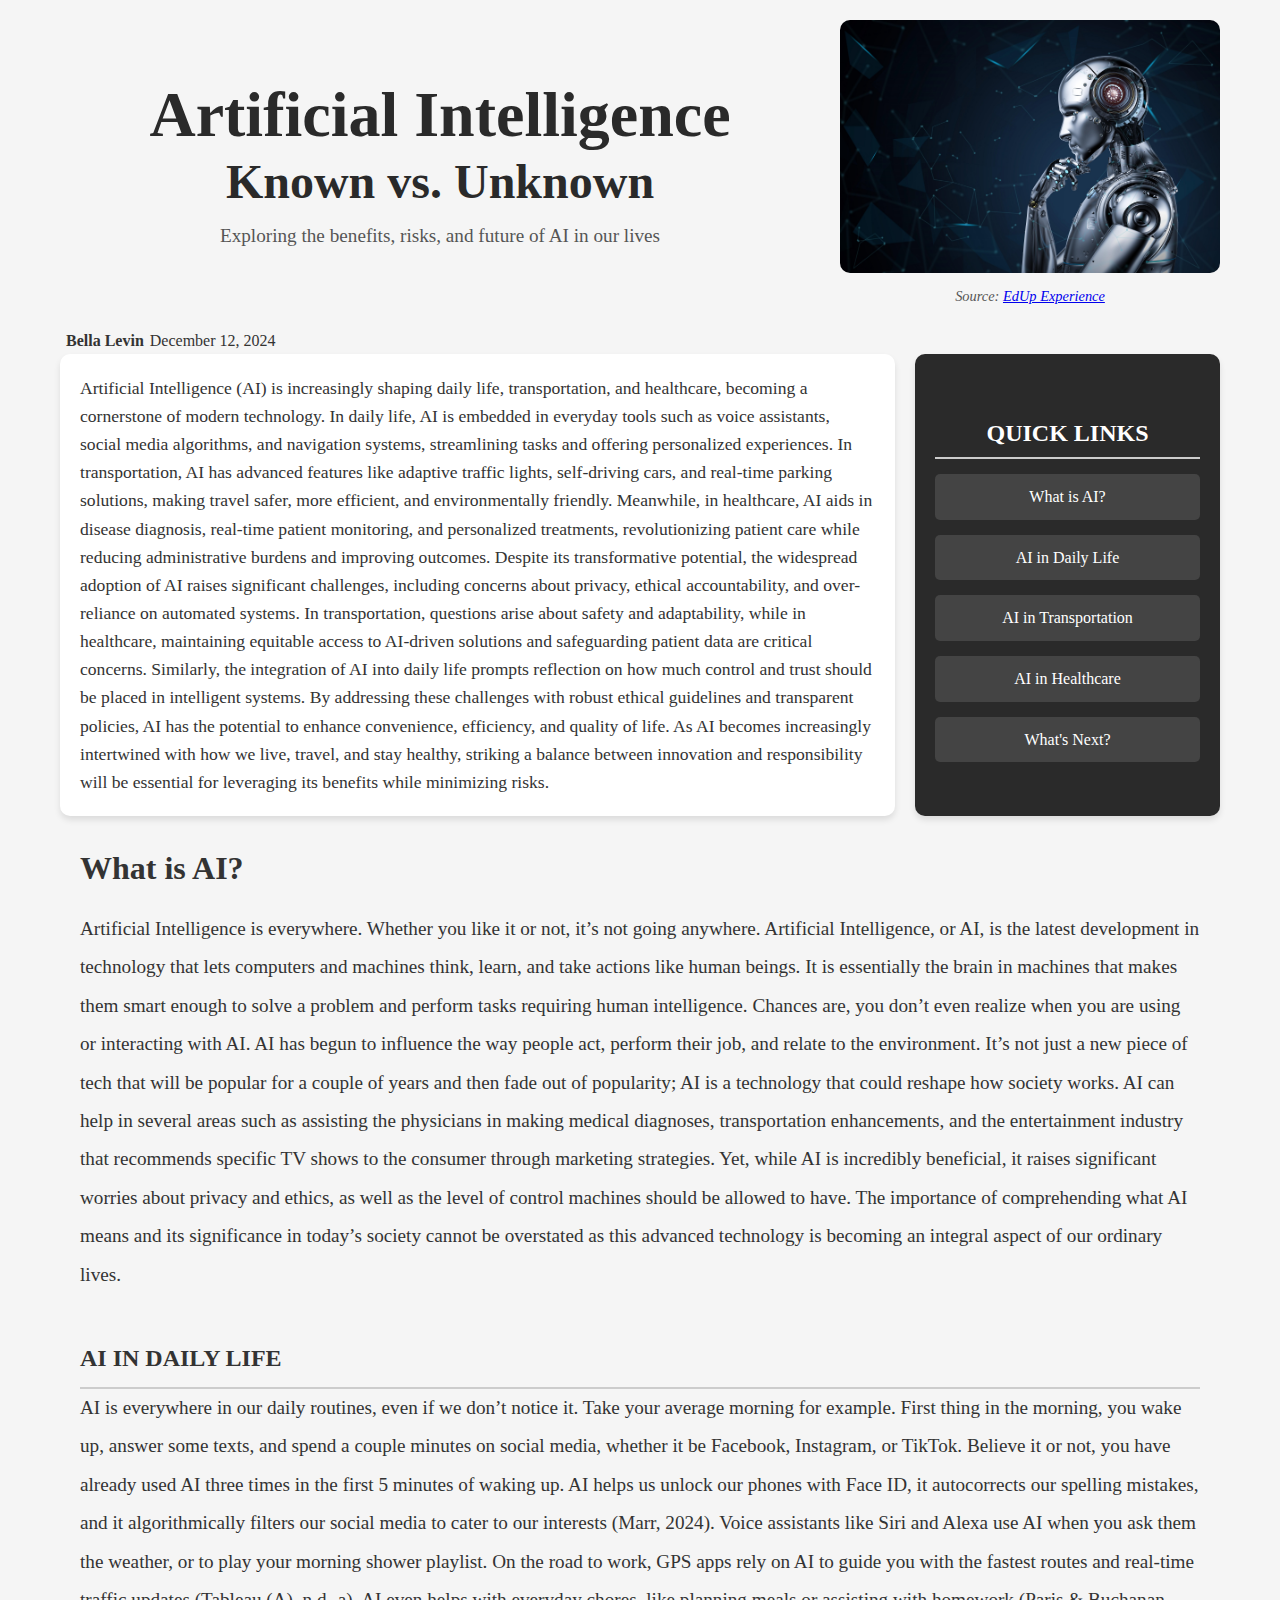
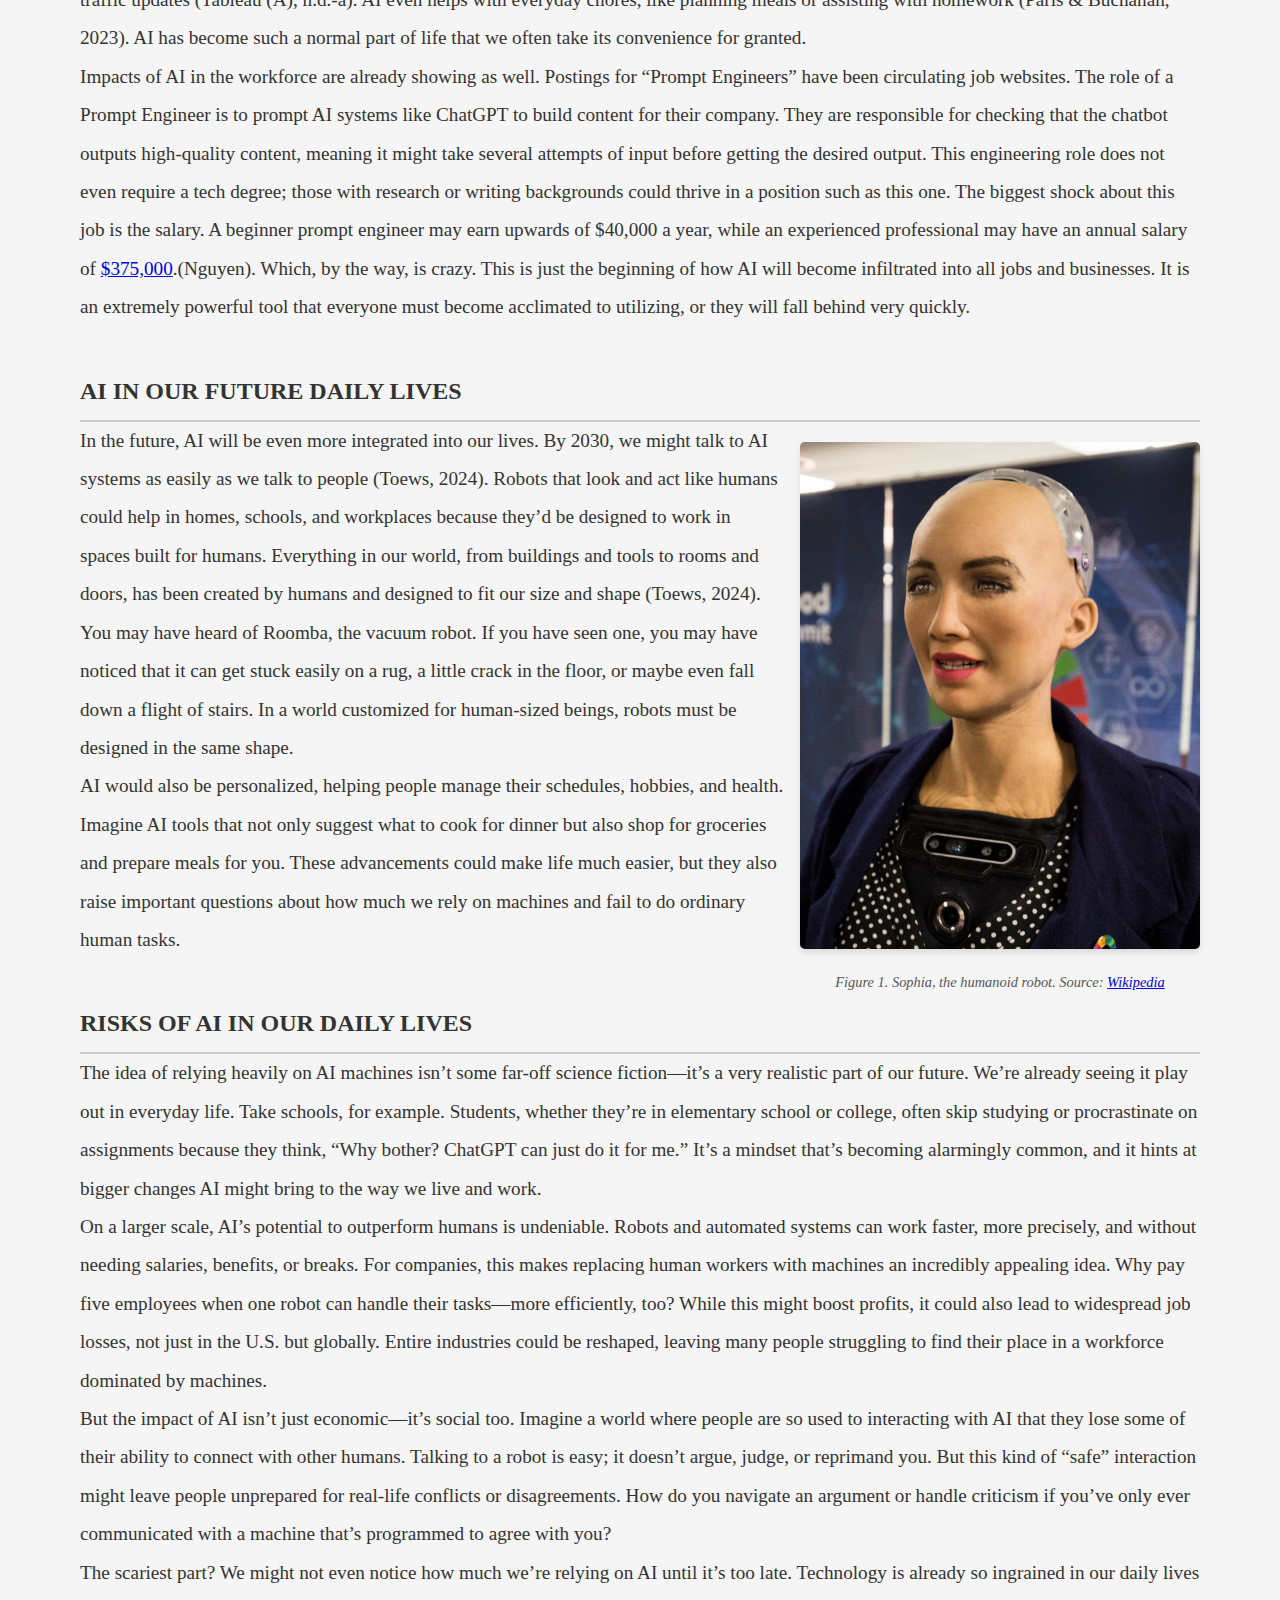
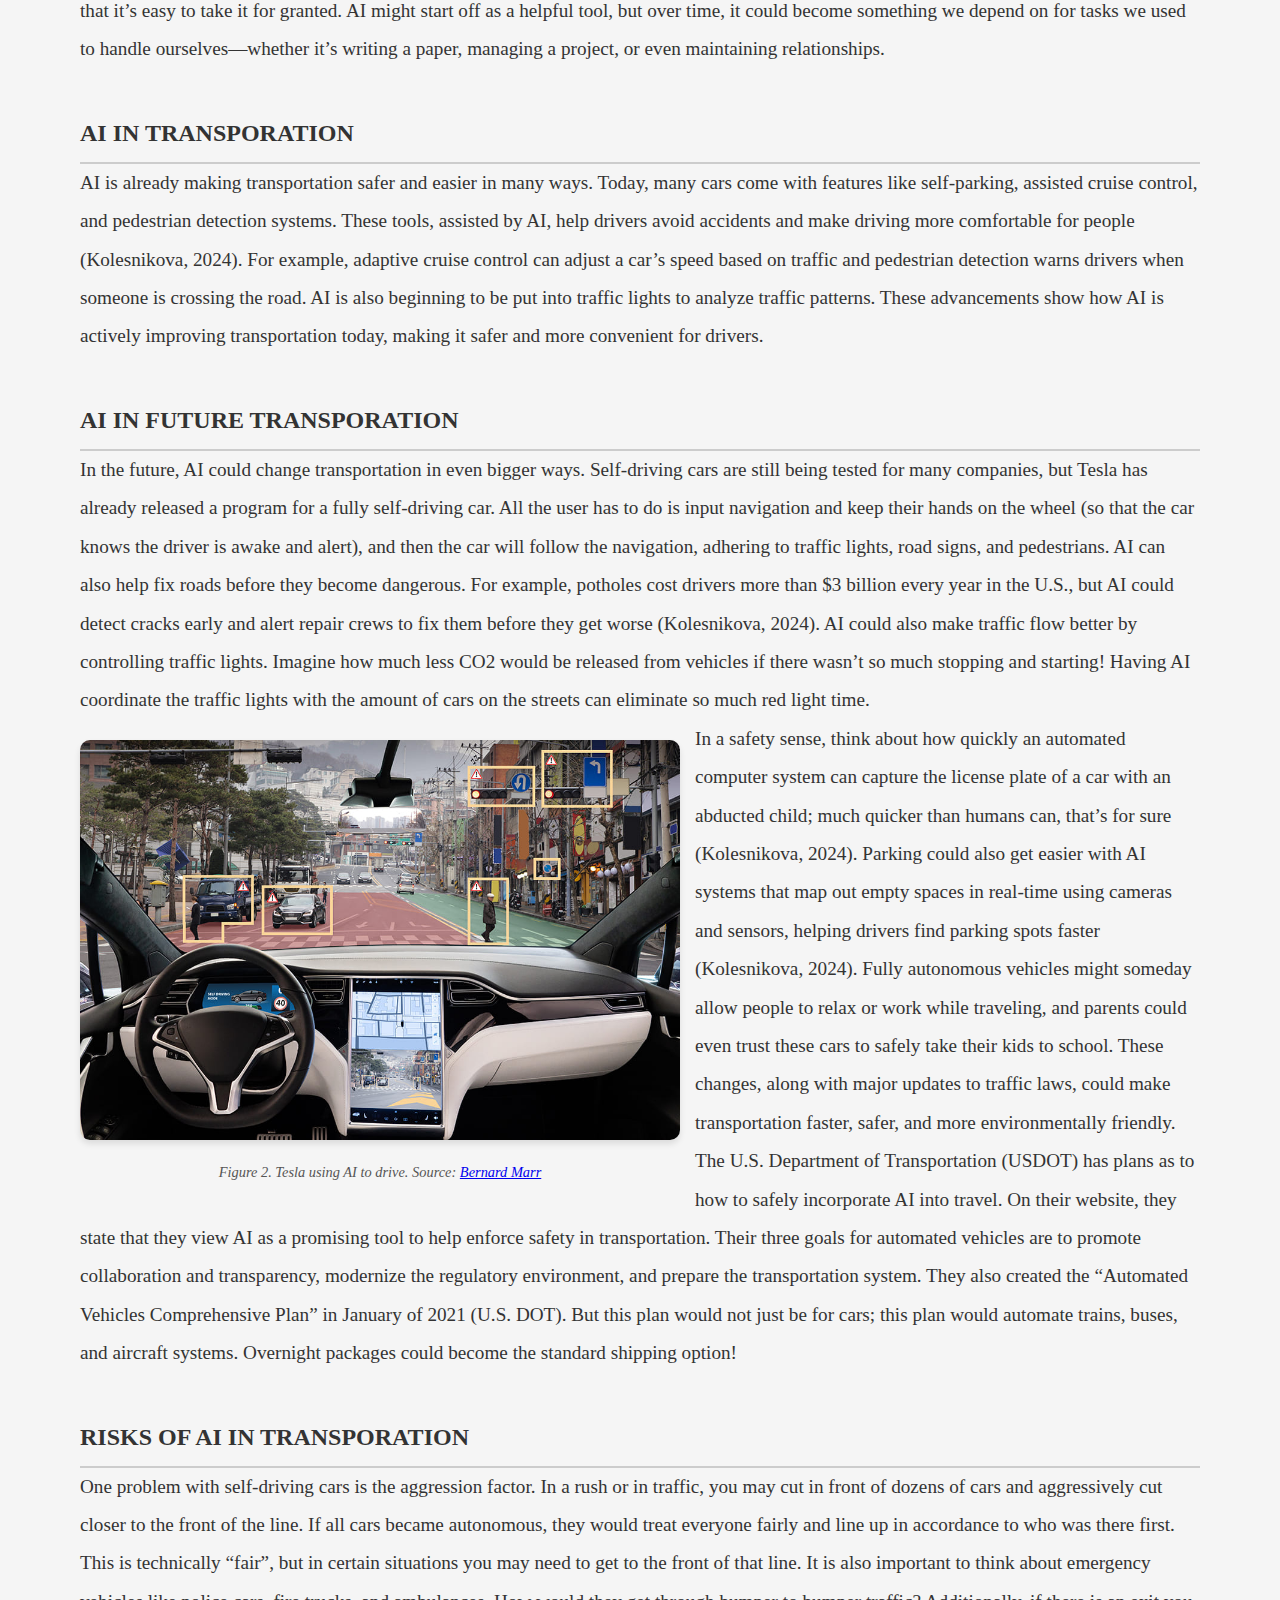
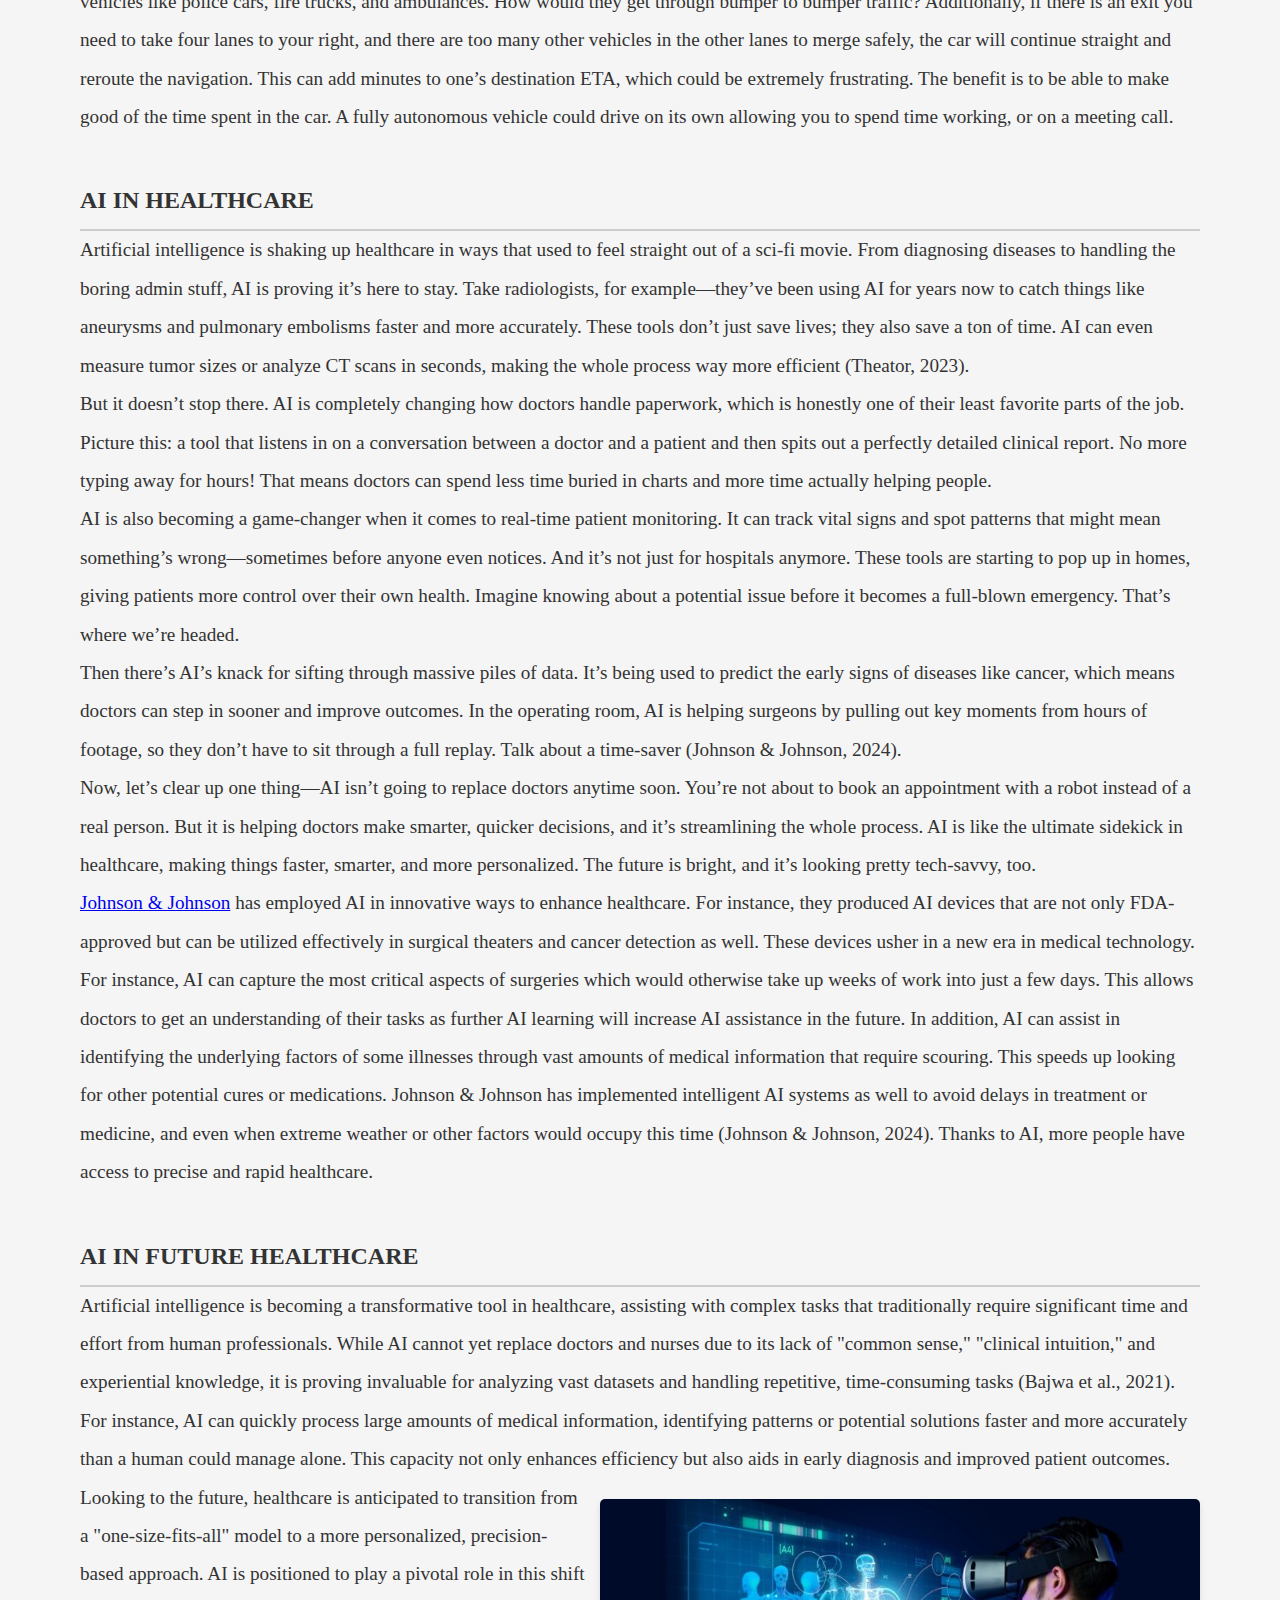
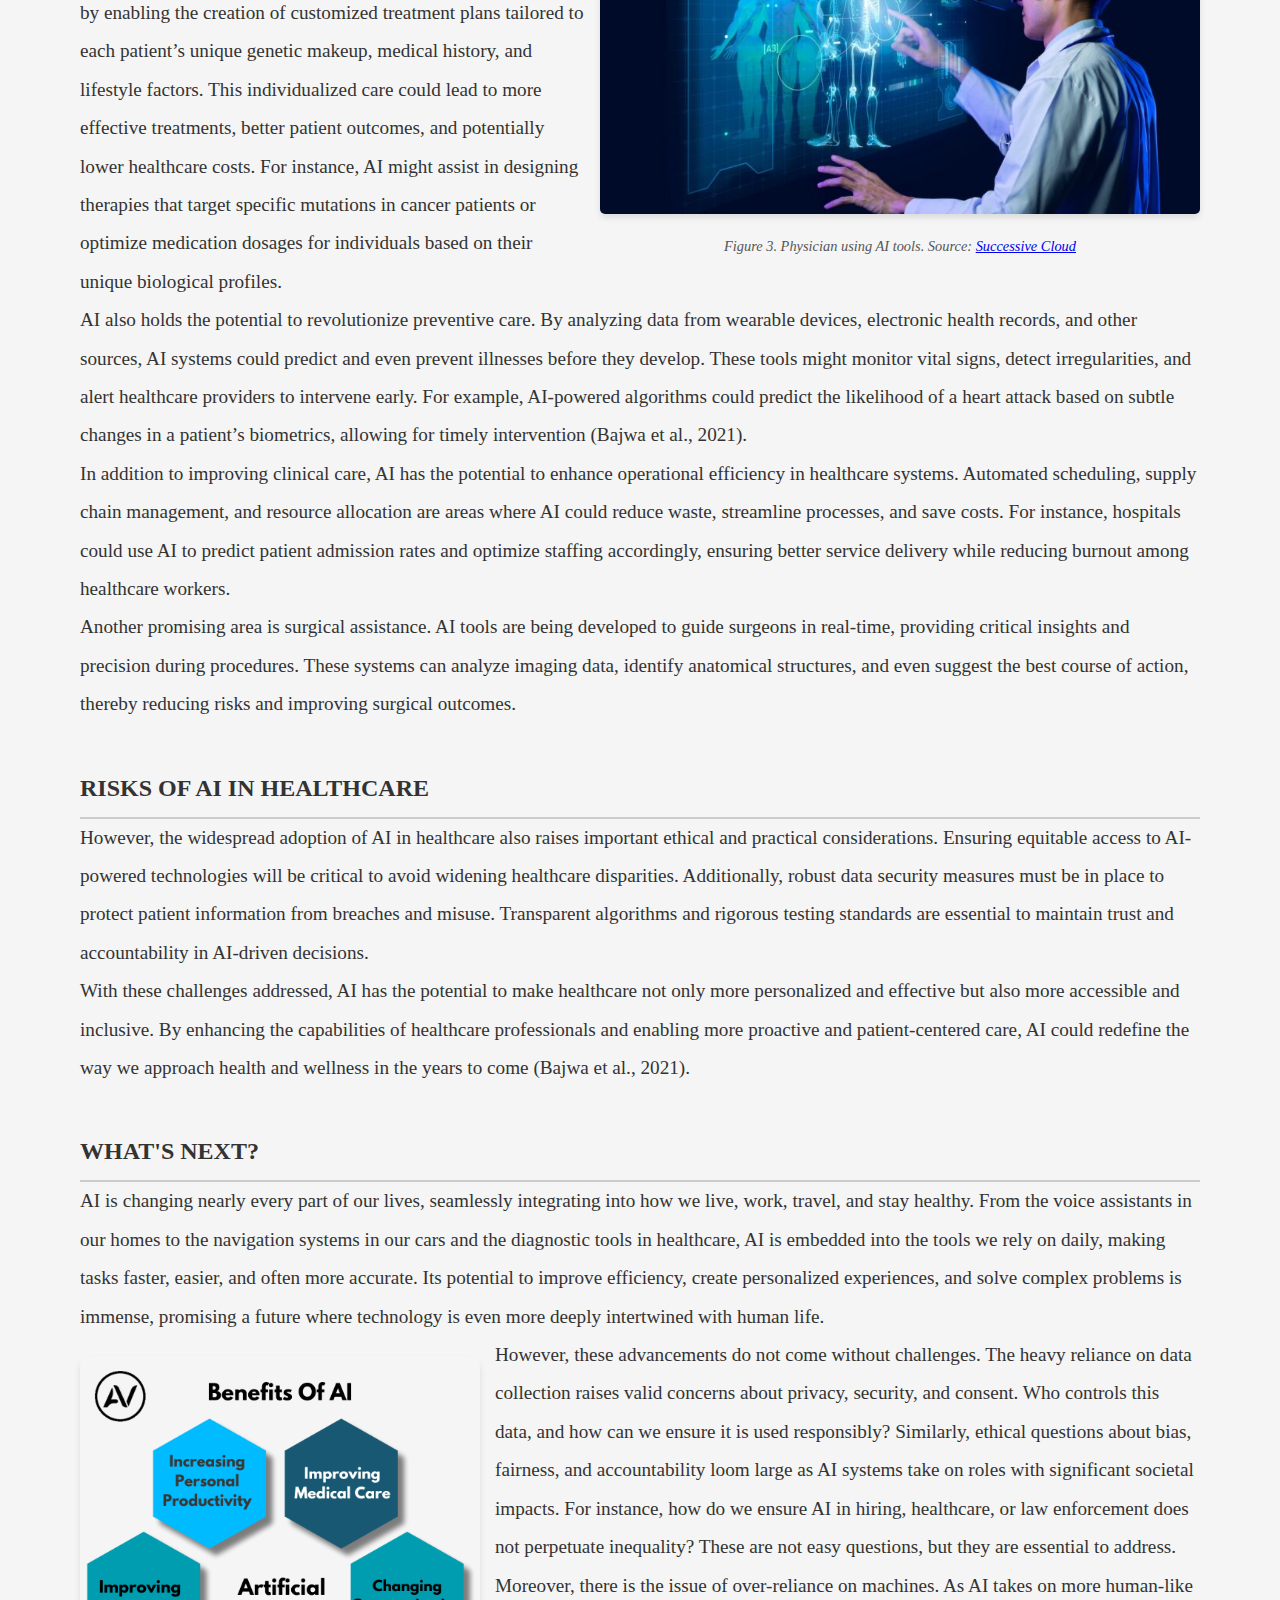
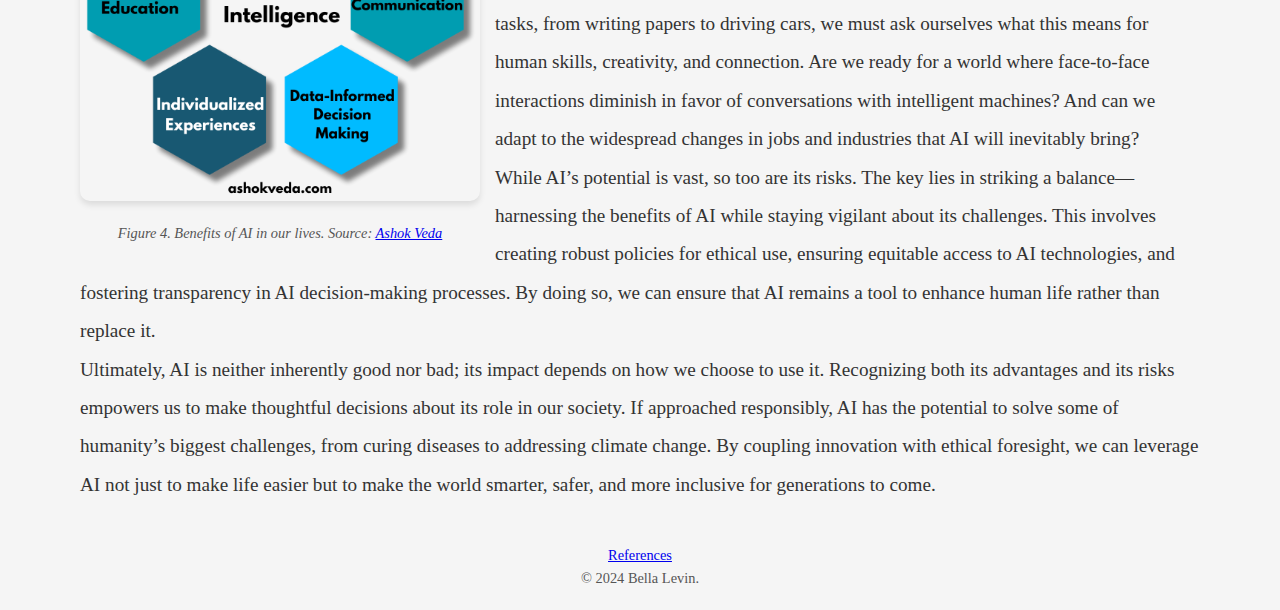
<file: index.html>
<!DOCTYPE html>
<html lang="en">
<head>
    <title>Tech Writing Final</title>
    <meta charset="UTF-8">
    <meta http-equiv="X-UA-Compatible" content="IE=edge">
    <meta name="viewport" content="width=device-width, initial-scale=1.0">
    <link rel="stylesheet" href="style.css">
</head>
<body>
    <div class="container">
        <div class="header-row">
            <div class="header">
                <h1>
                    Artificial Intelligence<span>Known vs. Unknown</span>
                </h1>
                <p class="subtitle">Exploring the benefits, risks, and future of AI in our lives</p>
            </div>
            <div class="feature-image">
                <div>
                    <img src="aipic.jpg" alt="Artificial Intelligence">
                    <p>Source: <a href="https://www.edupexperience.com/blog/Shifting-AI-Thinking-Judah-Taub/">EdUp Experience</a></p>
                </div>
            </div>
        </div>
        <div class="namedate">
            <p class="name">Bella Levin</p>
            <p> December 12, 2024</p>
        </div>

        <main class="content">
            <div class="first-row">
                <section class="abstract">
                    <div class="columns">
                        <p>Artificial Intelligence (AI) is increasingly shaping daily life, transportation, and healthcare, becoming a cornerstone of modern technology. In daily life, AI is embedded in everyday tools such as voice assistants, social media algorithms, and navigation systems, streamlining tasks and offering personalized experiences. In transportation, AI has advanced features like adaptive traffic lights, self-driving cars, and real-time parking solutions, making travel safer, more efficient, and environmentally friendly. Meanwhile, in healthcare, AI aids in disease diagnosis, real-time patient monitoring, and personalized treatments, revolutionizing patient care while reducing administrative burdens and improving outcomes. Despite its transformative potential, the widespread adoption of AI raises significant challenges, including concerns about privacy, ethical accountability, and over-reliance on automated systems. In transportation, questions arise about safety and adaptability, while in healthcare, maintaining equitable access to AI-driven solutions and safeguarding patient data are critical concerns. Similarly, the integration of AI into daily life prompts reflection on how much control and trust should be placed in intelligent systems. By addressing these challenges with robust ethical guidelines and transparent policies, AI has the potential to enhance convenience, efficiency, and quality of life. As AI becomes increasingly intertwined with how we live, travel, and stay healthy, striking a balance between innovation and responsibility will be essential for leveraging its benefits while minimizing risks.</p>
                    </div>
                </section>
                <aside class="sidebar">
                    <h2>Quick Links</h2>
                    <nav>
                        <ul>
                            <li><a href="#introduction">What is AI?</a></li>
                            <li><a href="#daily-life">AI in Daily Life</a></li>
                            <li><a href="#transportation">AI in Transportation</a></li>
                            <li><a href="#healthcare">AI in Healthcare</a></li>
                            <li><a href="#whats-next">What's Next?</a></li>
                        </ul>
                    </nav>
                </aside>
            </div>
            <section class="main-article">
                <p id="introduction">What is AI?</p>
                <div class="content">
                    <p>Artificial Intelligence is everywhere. Whether you like it or not, it’s not going anywhere. Artificial Intelligence, or AI, is the latest development in technology that lets computers and machines think, learn, and take actions like human beings. It is essentially the brain in machines that makes them smart enough to solve a problem and perform tasks requiring human intelligence. Chances are, you don’t even realize when you are using or interacting with AI. AI has begun to influence the way people act, perform their job, and relate to the environment. It’s not just a new piece of tech that will be popular for a couple of years and then fade out of popularity; AI is a technology that could reshape how society works. AI can help in several areas such as assisting the physicians in making medical diagnoses, transportation enhancements, and the entertainment industry that recommends specific TV shows to the consumer through marketing strategies. Yet, while AI is incredibly beneficial, it raises significant worries about privacy and ethics, as well as the level of control machines should be allowed to have. The importance of comprehending what AI means and its significance in today’s society cannot be overstated as this advanced technology is becoming an integral aspect of our ordinary lives.</p>
                    <div id="daily-life">
                        <h2>AI in Daily Life</h2>
                        <p>AI is everywhere in our daily routines, even if we don’t notice it. Take your average morning for example. First thing in the morning, you wake up, answer some texts, and spend a couple minutes on social media, whether it be Facebook, Instagram, or TikTok. Believe it or not, you have already used AI three times in the first 5 minutes of waking up. AI helps us unlock our phones with Face ID, it autocorrects our spelling mistakes, and it algorithmically filters our social media to cater to our interests (Marr, 2024). Voice assistants like Siri and Alexa use AI when you ask them the weather, or to play your morning shower playlist. On the road to work, GPS apps rely on AI to guide you with the fastest routes and real-time traffic updates (Tableau (A), n.d.-a). AI even helps with everyday chores, like planning meals or assisting with homework (Paris &amp; Buchanan, 2023). AI has become such a normal part of life that we often take its convenience for granted.</p>
                        <p>Impacts of AI in the workforce are already showing as well. Postings for “Prompt Engineers” have been circulating job websites. The role of a Prompt Engineer is to prompt AI systems like ChatGPT to build content for their company. They are responsible for checking that the chatbot outputs high-quality content, meaning it might take several attempts of input before getting the desired output. This engineering role does not even require a tech degree; those with research or writing backgrounds could thrive in a position such as this one. The biggest shock about this job is the salary. A beginner prompt engineer may earn upwards of $40,000 a year, while an experienced professional may have an annual salary of <a href="https://www.businessinsider.com/ai-prompt-engineer-jobs-pay-salary-requirements-no-tech-background-2023-3">$375,000</a>.(Nguyen). Which, by the way, is crazy. This is just the beginning of how AI will become infiltrated into all jobs and businesses. It is an extremely powerful tool that everyone must become acclimated to utilizing, or they will fall behind very quickly.</p>
                        <h2>AI in Our Future Daily Lives</h2>
                        <div class="wrapped-image2">
                            <img src="image2.jpg" alt="Sophia robot">
                            <p>Figure 1. Sophia, the humanoid robot. Source: <a href="https://en.wikipedia.org/wiki/Sophia_%28robot%29">Wikipedia</a></p>
                        </div>
                        <p>In the future, AI will be even more integrated into our lives. By 2030, we might talk to AI systems as easily as we talk to people (Toews, 2024). Robots that look and act like humans could help in homes, schools, and workplaces because they’d be designed to work in spaces built for humans. Everything in our world, from buildings and tools to rooms and doors, has been created by humans and designed to fit our size and shape (Toews, 2024). You may have heard of Roomba, the vacuum robot. If you have seen one, you may have noticed that it can get stuck easily on a rug, a little crack in the floor, or maybe even fall down a flight of stairs. In a world customized for human-sized beings, robots must be designed in the same shape.</p>
                        <p>AI would also be personalized, helping people manage their schedules, hobbies, and health. Imagine AI tools that not only suggest what to cook for dinner but also shop for groceries and prepare meals for you. These advancements could make life much easier, but they also raise important questions about how much we rely on machines and fail to do ordinary human tasks.</p>
                        <h2>Risks of AI in Our Daily Lives</h2>
                        <p>The idea of relying heavily on AI machines isn’t some far-off science fiction—it’s a very realistic part of our future. We’re already seeing it play out in everyday life. Take schools, for example. Students, whether they’re in elementary school or college, often skip studying or procrastinate on assignments because they think, “Why bother? ChatGPT can just do it for me.” It’s a mindset that’s becoming alarmingly common, and it hints at bigger changes AI might bring to the way we live and work.</p>
                        <p>On a larger scale, AI’s potential to outperform humans is undeniable. Robots and automated systems can work faster, more precisely, and without needing salaries, benefits, or breaks. For companies, this makes replacing human workers with machines an incredibly appealing idea. Why pay five employees when one robot can handle their tasks—more efficiently, too? While this might boost profits, it could also lead to widespread job losses, not just in the U.S. but globally. Entire industries could be reshaped, leaving many people struggling to find their place in a workforce dominated by machines.</p>
                        <p>But the impact of AI isn’t just economic—it’s social too. Imagine a world where people are so used to interacting with AI that they lose some of their ability to connect with other humans. Talking to a robot is easy; it doesn’t argue, judge, or reprimand you. But this kind of “safe” interaction might leave people unprepared for real-life conflicts or disagreements. How do you navigate an argument or handle criticism if you’ve only ever communicated with a machine that’s programmed to agree with you?</p>
                        <p>The scariest part? We might not even notice how much we’re relying on AI until it’s too late. Technology is already so ingrained in our daily lives that it’s easy to take it for granted. AI might start off as a helpful tool, but over time, it could become something we depend on for tasks we used to handle ourselves—whether it’s writing a paper, managing a project, or even maintaining relationships.</p>
                    </div>
                    <div id="transportation">
                        <h2>AI in Transporation</h2>
                        <p>AI is already making transportation safer and easier in many ways. Today, many cars come with features like self-parking, assisted cruise control, and pedestrian detection systems. These tools, assisted by AI, help drivers avoid accidents and make driving more comfortable for people (Kolesnikova, 2024). For example, adaptive cruise control can adjust a car’s speed based on traffic and pedestrian detection warns drivers when someone is crossing the road. AI is also beginning to be put into traffic lights to analyze traffic patterns. These advancements show how AI is actively improving transportation today, making it safer and more convenient for drivers.</p>
                        <h2>AI in Future Transporation</h2>
                        <p>In the future, AI could change transportation in even bigger ways. Self-driving cars are still being tested for many companies, but Tesla has already released a program for a fully self-driving car. All the user has to do is input navigation and keep their hands on the wheel (so that the car knows the driver is awake and alert), and then the car will follow the navigation, adhering to traffic lights, road signs, and pedestrians. AI can also help fix roads before they become dangerous. For example, potholes cost drivers more than $3 billion every year in the U.S., but AI could detect cracks early and alert repair crews to fix them before they get worse (Kolesnikova, 2024). AI could also make traffic flow better by controlling traffic lights. Imagine how much less CO2 would be released from vehicles if there wasn’t so much stopping and starting! Having AI coordinate the traffic lights with the amount of cars on the streets can eliminate so much red light time.</p>
                        <div class="wrapped-image1">
                            <img src="image3.jpg" alt="Tesla">
                            <p>Figure 2. Tesla using AI to drive. Source: <a href="https://bernardmarr.com/how-tesla-is-using-artificial-intelligence-to-create-the-autonomous-cars-of-the-future/">Bernard Marr</a></p>
                        </div>
                        <p>In a safety sense, think about how quickly an automated computer system can capture the license plate of a car with an abducted child; much quicker than humans can, that’s for sure (Kolesnikova, 2024). Parking could also get easier with AI systems that map out empty spaces in real-time using cameras and sensors, helping drivers find parking spots faster (Kolesnikova, 2024). Fully autonomous vehicles might someday allow people to relax or work while traveling, and parents could even trust these cars to safely take their kids to school. These changes, along with major updates to traffic laws, could make transportation faster, safer, and more environmentally friendly.</p>
                        <p>The U.S. Department of Transportation (USDOT) has plans as to how to safely incorporate AI into travel. On their website, they state that they view AI as a promising tool to help enforce safety in transportation. Their three goals for automated vehicles are to promote collaboration and transparency, modernize the regulatory environment, and prepare the transportation system. They also created the “Automated Vehicles Comprehensive Plan” in January of 2021 (U.S. DOT). But this plan would not just be for cars; this plan would automate trains, buses, and aircraft systems. Overnight packages could become the standard shipping option!</p>
                        <h2>Risks of AI in Transporation</h2>
                        <p>One problem with self-driving cars is the aggression factor. In a rush or in traffic, you may cut in front of dozens of cars and aggressively cut closer to the front of the line. If all cars became autonomous, they would treat everyone fairly and line up in accordance to who was there first. This is technically “fair”, but in certain situations you may need to get to the front of that line. It is also important to think about emergency vehicles like police cars, fire trucks, and ambulances. How would they get through bumper to bumper traffic? Additionally, if there is an exit you need to take four lanes to your right, and there are too many other vehicles in the other lanes to merge safely, the car will continue straight and reroute the navigation. This can add minutes to one’s destination ETA, which could be extremely frustrating. The benefit is to be able to make good of the time spent in the car. A fully autonomous vehicle could drive on its own allowing you to spend time working, or on a meeting call.</p>
                    </div>
                    <div id="healthcare">
                        <h2>AI in Healthcare</h2>
                        <p>Artificial intelligence is shaking up healthcare in ways that used to feel straight out of a sci-fi movie. From diagnosing diseases to handling the boring admin stuff, AI is proving it’s here to stay. Take radiologists, for example—they’ve been using AI for years now to catch things like aneurysms and pulmonary embolisms faster and more accurately. These tools don’t just save lives; they also save a ton of time. AI can even measure tumor sizes or analyze CT scans in seconds, making the whole process way more efficient (Theator, 2023).</p>
                        <p>But it doesn’t stop there. AI is completely changing how doctors handle paperwork, which is honestly one of their least favorite parts of the job. Picture this: a tool that listens in on a conversation between a doctor and a patient and then spits out a perfectly detailed clinical report. No more typing away for hours! That means doctors can spend less time buried in charts and more time actually helping people.</p>
                        <p>AI is also becoming a game-changer when it comes to real-time patient monitoring. It can track vital signs and spot patterns that might mean something’s wrong—sometimes before anyone even notices. And it’s not just for hospitals anymore. These tools are starting to pop up in homes, giving patients more control over their own health. Imagine knowing about a potential issue before it becomes a full-blown emergency. That’s where we’re headed.</p>
                        <p>Then there’s AI’s knack for sifting through massive piles of data. It’s being used to predict the early signs of diseases like cancer, which means doctors can step in sooner and improve outcomes. In the operating room, AI is helping surgeons by pulling out key moments from hours of footage, so they don’t have to sit through a full replay. Talk about a time-saver (Johnson &amp; Johnson, 2024).</p>
                        <p>Now, let’s clear up one thing—AI isn’t going to replace doctors anytime soon. You’re not about to book an appointment with a robot instead of a real person. But it is helping doctors make smarter, quicker decisions, and it’s streamlining the whole process. AI is like the ultimate sidekick in healthcare, making things faster, smarter, and more personalized. The future is bright, and it’s looking pretty tech-savvy, too.</p>
                        <p><a href="https://www.jnj.com/innovation/artificial-intelligence-in-healthcare?&utm_source=google&utm_medium=cpc&utm_campaign=GO-USA-ENG-PS-Corporate+Equity-GP-EX-RN-NB_STORIES_ARTIFICIAL+INTELLIGENCE&utm_content=AI+-+Healthcare&utm_term=ai+use+in+healthcare&gad_source=1&gclid=Cj0KCQiA0fu5BhDQARIsAMXUBOJqxnvQlDmbbYNl3N28EH_U03L3vxK-lkyId2HYYVtDBCgpQ0KBf64aAkOREALw_wcB&gclsrc=aw.ds">Johnson &amp; Johnson</a> has employed AI in innovative ways to enhance healthcare. For instance, they produced AI devices that are not only FDA-approved but can be utilized effectively in surgical theaters and cancer detection as well. These devices usher in a new era in medical technology. For instance, AI can capture the most critical aspects of surgeries which would otherwise take up weeks of work into just a few days. This allows doctors to get an understanding of their tasks as further AI learning will increase AI assistance in the future. In addition, AI can assist in identifying the underlying factors of some illnesses through vast amounts of medical information that require scouring. This speeds up looking for other potential cures or medications. Johnson &amp; Johnson has implemented intelligent AI systems as well to avoid delays in treatment or medicine, and even when extreme weather or other factors would occupy this time (Johnson &amp; Johnson, 2024). Thanks to AI, more people have access to precise and rapid healthcare.</p>
                        <h2>AI in Future Healthcare</h2>
                        <p>Artificial intelligence is becoming a transformative tool in healthcare, assisting with complex tasks that traditionally require significant time and effort from human professionals. While AI cannot yet replace doctors and nurses due to its lack of "common sense," "clinical intuition," and experiential knowledge, it is proving invaluable for analyzing vast datasets and handling repetitive, time-consuming tasks (Bajwa et al., 2021). For instance, AI can quickly process large amounts of medical information, identifying patterns or potential solutions faster and more accurately than a human could manage alone. This capacity not only enhances efficiency but also aids in early diagnosis and improved patient outcomes.</p>
                        <div class="wrapped-image3">
                            <img src="image4.jpg" alt="Doctor">
                            <p>Figure 3. Physician using AI tools. Source: <a href="https://successive.cloud/artificial-intelligence-in-healthcare/">Successive Cloud</a></p>
                        </div>
                        <p>Looking to the future, healthcare is anticipated to transition from a "one-size-fits-all" model to a more personalized, precision-based approach. AI is positioned to play a pivotal role in this shift by enabling the creation of customized treatment plans tailored to each patient’s unique genetic makeup, medical history, and lifestyle factors. This individualized care could lead to more effective treatments, better patient outcomes, and potentially lower healthcare costs. For instance, AI might assist in designing therapies that target specific mutations in cancer patients or optimize medication dosages for individuals based on their unique biological profiles.</p>
                        <p>AI also holds the potential to revolutionize preventive care. By analyzing data from wearable devices, electronic health records, and other sources, AI systems could predict and even prevent illnesses before they develop. These tools might monitor vital signs, detect irregularities, and alert healthcare providers to intervene early. For example, AI-powered algorithms could predict the likelihood of a heart attack based on subtle changes in a patient’s biometrics, allowing for timely intervention (Bajwa et al., 2021).</p>
                        <p>In addition to improving clinical care, AI has the potential to enhance operational efficiency in healthcare systems. Automated scheduling, supply chain management, and resource allocation are areas where AI could reduce waste, streamline processes, and save costs. For instance, hospitals could use AI to predict patient admission rates and optimize staffing accordingly, ensuring better service delivery while reducing burnout among healthcare workers.</p>
                        <p>Another promising area is surgical assistance. AI tools are being developed to guide surgeons in real-time, providing critical insights and precision during procedures. These systems can analyze imaging data, identify anatomical structures, and even suggest the best course of action, thereby reducing risks and improving surgical outcomes.</p>
                        <h2>Risks of AI in Healthcare</h2>
                        <p>However, the widespread adoption of AI in healthcare also raises important ethical and practical considerations. Ensuring equitable access to AI-powered technologies will be critical to avoid widening healthcare disparities. Additionally, robust data security measures must be in place to protect patient information from breaches and misuse. Transparent algorithms and rigorous testing standards are essential to maintain trust and accountability in AI-driven decisions.</p>
                        <p>With these challenges addressed, AI has the potential to make healthcare not only more personalized and effective but also more accessible and inclusive. By enhancing the capabilities of healthcare professionals and enabling more proactive and patient-centered care, AI could redefine the way we approach health and wellness in the years to come (Bajwa et al., 2021).</p>
                    </div>
                    <div id="whats-next">
                        <h2>What's Next?</h2>
                        <p>AI is changing nearly every part of our lives, seamlessly integrating into how we live, work, travel, and stay healthy. From the voice assistants in our homes to the navigation systems in our cars and the diagnostic tools in healthcare, AI is embedded into the tools we rely on daily, making tasks faster, easier, and often more accurate. Its potential to improve efficiency, create personalized experiences, and solve complex problems is immense, promising a future where technology is even more deeply intertwined with human life.</p>
                        <div class="wrapped-image4">
                            <img src="image1.png" alt="Image depicting AI in action">
                            <p>Figure 4. Benefits of AI in our lives. Source: <a href="https://ashokveda.com/why-we-need-artificial-intelligence-in-everyday-life">Ashok Veda</a></p>
                        </div>
                        <p>However, these advancements do not come without challenges. The heavy reliance on data collection raises valid concerns about privacy, security, and consent. Who controls this data, and how can we ensure it is used responsibly? Similarly, ethical questions about bias, fairness, and accountability loom large as AI systems take on roles with significant societal impacts. For instance, how do we ensure AI in hiring, healthcare, or law enforcement does not perpetuate inequality? These are not easy questions, but they are essential to address.</p>
                        <p>Moreover, there is the issue of over-reliance on machines. As AI takes on more human-like tasks, from writing papers to driving cars, we must ask ourselves what this means for human skills, creativity, and connection. Are we ready for a world where face-to-face interactions diminish in favor of conversations with intelligent machines? And can we adapt to the widespread changes in jobs and industries that AI will inevitably bring?</p>
                        <p>While AI’s potential is vast, so too are its risks. The key lies in striking a balance—harnessing the benefits of AI while staying vigilant about its challenges. This involves creating robust policies for ethical use, ensuring equitable access to AI technologies, and fostering transparency in AI decision-making processes. By doing so, we can ensure that AI remains a tool to enhance human life rather than replace it.</p>
                        <p>Ultimately, AI is neither inherently good nor bad; its impact depends on how we choose to use it. Recognizing both its advantages and its risks empowers us to make thoughtful decisions about its role in our society. If approached responsibly, AI has the potential to solve some of humanity’s biggest challenges, from curing diseases to addressing climate change. By coupling innovation with ethical foresight, we can leverage AI not just to make life easier but to make the world smarter, safer, and more inclusive for generations to come.</p>
                    </div>
                </div>
            </section>
        </main>

        <footer class="footer">
            <a href="https://docs.google.com/document/d/1Lkyx-Lft83vgjW_FGtPCRYOW9OJ1WnOhIXkKlqyUdEU/edit?usp=sharing">References</a>
            <p>&copy; 2024 Bella Levin.</p>
        </footer>
    </div>
</body>
</html>
</file>
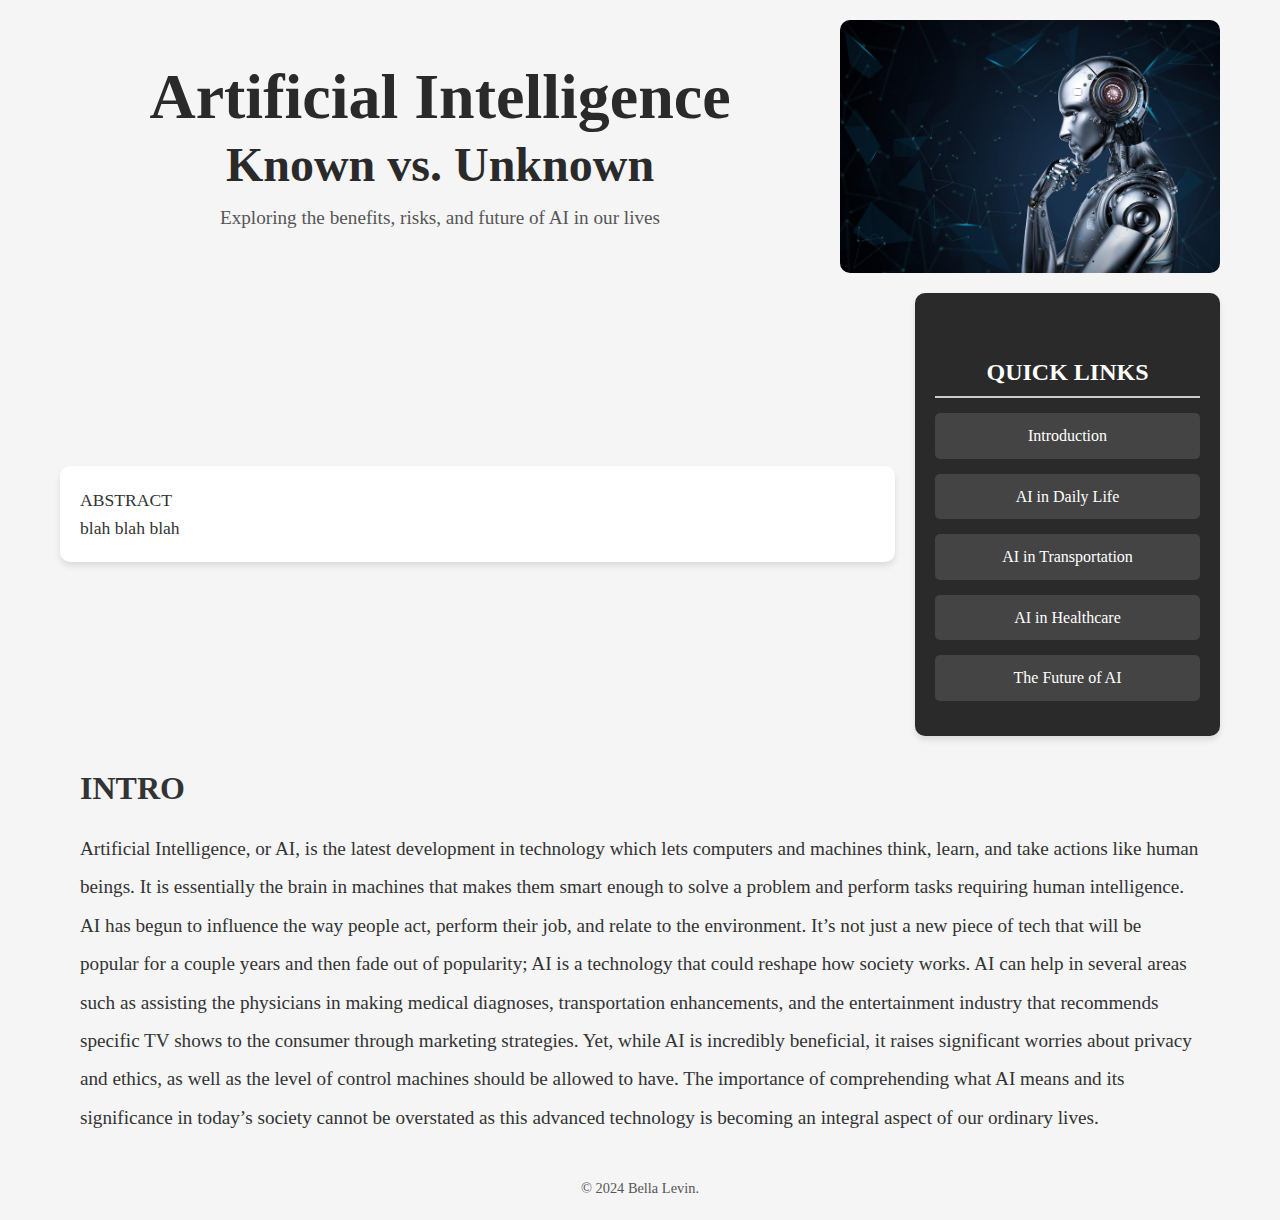
<file: techwriting.html>
<!DOCTYPE html>
<html lang="en">
<head>
    <title>Tech Writing Final</title>
    <meta charset="UTF-8">
    <meta http-equiv="X-UA-Compatible" content="IE=edge">
    <meta name="viewport" content="width=device-width, initial-scale=1.0">
    <link rel="stylesheet" href="style.css">
</head>
<body>
    <div class="container">
        <div class="header-row">
            <div class="header">
                <h1>
                    Artificial Intelligence<span>Known vs. Unknown</span>
                </h1>
                <p class="subtitle">Exploring the benefits, risks, and future of AI in our lives</p>
            </div>
            <div class="feature-image">
                <img src="aipic.jpg" alt="Artificial Intelligence">
            </div>
        </div>

        <main class="content">
            <div class="first-row">
                <section class="abstract">
                    <p class="intro">ABSTRACT</p>
                    <div class="columns">
                        <p>blah blah blah</p>
                    </div>
                </section>
                <aside class="sidebar">
                    <h2>Quick Links</h2>
                    <nav>
                        <ul>
                            <li><a href="#introduction">Introduction</a></li>
                            <li><a href="#daily-life">AI in Daily Life</a></li>
                            <li><a href="#transportation">AI in Transportation</a></li>
                            <li><a href="#healthcare">AI in Healthcare</a></li>
                            <li><a href="#future">The Future of AI</a></li>
                        </ul>
                    </nav>
                </aside>
            </div>
            <section class="main-article">
                <p id="introduction">INTRO</p>
                <div class="content">
                    <p>Artificial Intelligence, or AI, is the latest development in technology which lets computers and machines think, learn, and take actions like human beings. It is essentially the brain in machines that makes them smart enough to solve a problem and perform tasks requiring human intelligence. AI has begun to influence the way people act, perform their job, and relate to the environment. It’s not just a new piece of tech that will be popular for a couple years and then fade out of popularity; AI is a technology that could reshape how society works. AI can help in several areas such as assisting the physicians in making medical diagnoses, transportation enhancements, and the entertainment industry that recommends specific TV shows to the consumer through marketing strategies. Yet, while AI is incredibly beneficial, it raises significant worries about privacy and ethics, as well as the level of control machines should be allowed to have. The importance of comprehending what AI means and its significance in today’s society cannot be overstated as this advanced technology is becoming an integral aspect of our ordinary lives.</p>
                </div>
            </section>
        </main>

        <footer class="footer">
            <p>&copy; 2024 Bella Levin.</p>
        </footer>
    </div>
</body>
</html>
</file>
<file: style.css>
*, *:before, *:after { box-sizing: border-box; }
* { margin: 0; }

body {
    line-height: 1.6;
    background: #f5f5f5;
    color: #333;
}

.container {
    max-width: 1200px;
    margin: 0 auto;
    padding: 20px;
}

.header-row {
    display: flex;
    align-items: center; 
    justify-content: space-between; 
    gap: 20px;
    margin-bottom: 20px;
}

.header {
    flex: 2;
    text-align: center;
}

.header h1 {
    font-size: 4rem;
    color: #2a2a2a;
    margin-bottom: 10px;
    line-height: 1.2;
}

.header h1 span {
    font-size: 3rem;
    display: block; 
}

.header .subtitle {
    font-size: 1.2rem;
    color: #555;
    margin-top: 10px;
}

.feature-image {
    flex: 1; 
    display: flex;
    justify-content: center;
    align-items: center;
}

.feature-image img {
    width: 100%;
    max-width: 30rem; 
    height: auto;
    border-radius: 10px;
}

.feature-image p {
    text-align: center;
    font-size: 0.9rem;
    color: #555;
    margin-top: 5px;
    font-style: italic;
}

.name{
    margin-left: 6px;
    margin-right: 6px;
    font-weight: bold;
}

.namedate{
    display: flex;
}

/* Main Content Layout */
.first-row {
    display: flex;
    flex-wrap: wrap;
    gap: 20px;
}

.abstract {
    flex: 3;
    background: white;
    padding: 20px;
    font-size: 1.1rem;
    border-radius: 10px;
    box-shadow: 0 4px 6px rgba(0, 0, 0, 0.1);
    align-self: center;
}

.main-article {
    flex: 3;
    padding: 20px;
    line-height: 2;
}

.main-article #introduction {
    font-size: 2rem;
    font-weight: bold;
    margin-bottom: 10px;
}

.main-article .content {
    font-size: 1.2rem;
}



/* SIDEBAR */
.sidebar {
    flex: 1;
    background: #2a2a2a;
    color: white;
    padding: 20px;
    border-radius: 10px;
    box-shadow: 0 4px 6px rgba(0, 0, 0, 0.1);
}

.sidebar h2 {
    font-size: 1.5rem;
    margin-bottom: 15px;
    text-align: center;
    color: #fff;
}

.sidebar nav ul {
    list-style: none;
    padding: 0;
}

.sidebar nav ul li {
    margin-bottom: 15px;
}

.sidebar nav ul li a {
    color: #fff;
    text-decoration: none;
    font-size: 1rem;
    background: #444;
    padding: 10px 15px;
    border-radius: 5px;
    display: block;
    text-align: center;
}

.sidebar nav ul li a:hover {
    background: #666;
}

h2 {
    margin-top: 40px;
    font-family: "Times New Roman", serif;
    font-size: 1.5rem;
    text-transform: uppercase;
    border-bottom: 2px solid #ccc;
    padding-bottom: 5px;
}

.wrapped-image1 {
    float: left;
    margin-right: 15px;
    margin-top: 20px;
    margin-bottom: 5px;
    width: 600px;
    border-radius: 2px;
    text-align: center;
}

.wrapped-image1 img {
    width: 100%;
    height: auto;
    border-radius: 10px;
    box-shadow: 0 4px 6px rgba(0, 0, 0, 0.1);
}

.wrapped-image1 p {
    font-size: 0.9rem;
    color: #555;
    margin-top: 5px;
    font-style: italic;
}

.wrapped-image2 {
    float: right;
    margin-left: 15px;
    margin-top: 20px;
    margin-bottom: 5px;
    width: 400px;
    border-radius: 2px;
    text-align: center;
}

.wrapped-image2 img {
    width: 100%;
    height: auto;
    border-radius: 5px;
    box-shadow: 0 4px 6px rgba(0, 0, 0, 0.1);
}

.wrapped-image2 p {
    font-size: 0.9rem;
    color: #555;
    margin-top: 5px;
    font-style: italic;
}

.wrapped-image3 {
    float: right;
    margin-left: 15px;
    margin-top: 20px;
    margin-bottom: 5px;
    width: 600px;
    border-radius: 2px;
    text-align: center;
}

.wrapped-image3 img {
    width: 100%;
    height: auto;
    border-radius: 5px;
    box-shadow: 0 4px 6px rgba(0, 0, 0, 0.1);
}

.wrapped-image3 p {
    font-size: 0.9rem;
    color: #555;
    margin-top: 5px;
    font-style: italic;
}

.wrapped-image4 {
    float: left;
    margin-right: 15px;
    margin-top: 20px;
    margin-bottom: 5px;
    width: 400px;
    border-radius: 2px;
    text-align: center;
}

.wrapped-image4 img {
    width: 100%;
    height: auto;
    border-radius: 10px;
    box-shadow: 0 4px 6px rgba(0, 0, 0, 0.1);
}

.wrapped-image4 p {
    font-size: 0.9rem;
    color: #555;
    margin-top: 5px;
    font-style: italic;
}



/* Footer Styles */
.footer {
    text-align: center;
    margin-top: 20px;
    font-size: 0.9rem;
    color: #555;
}
</file>
